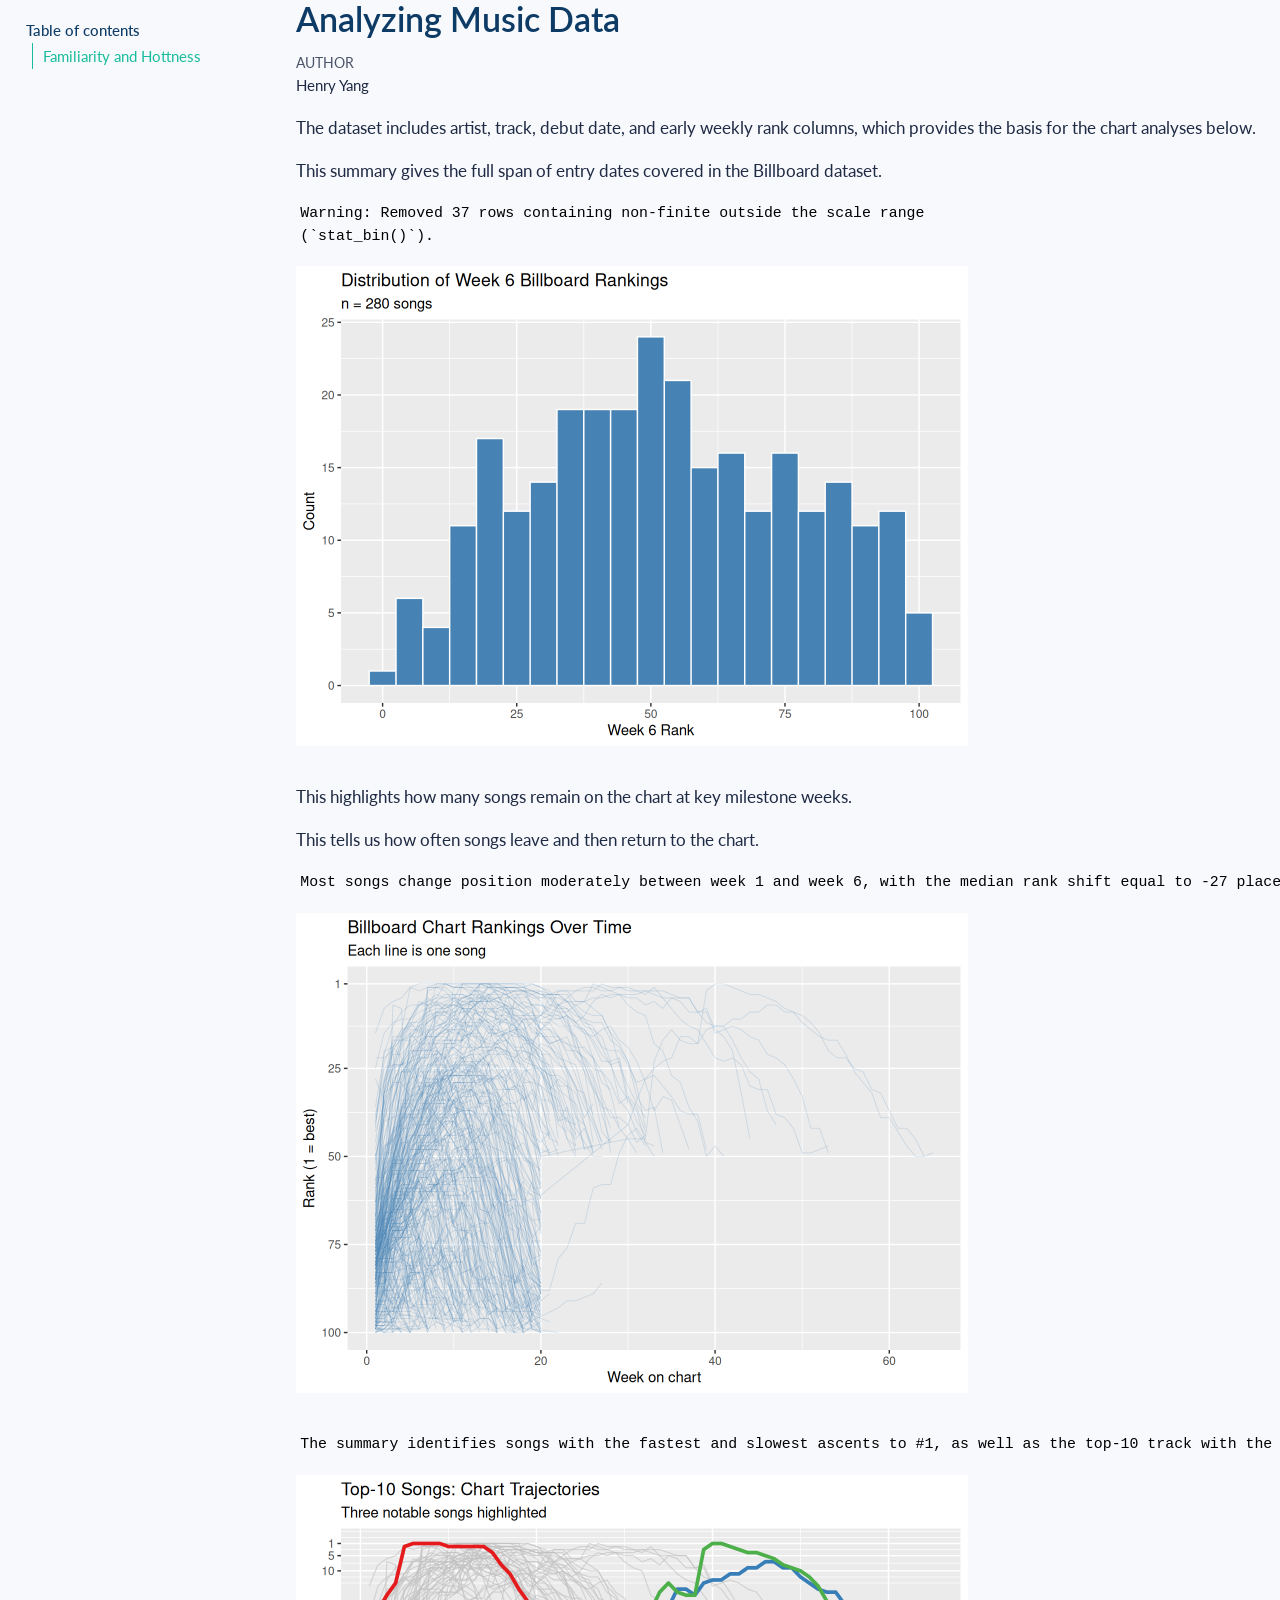
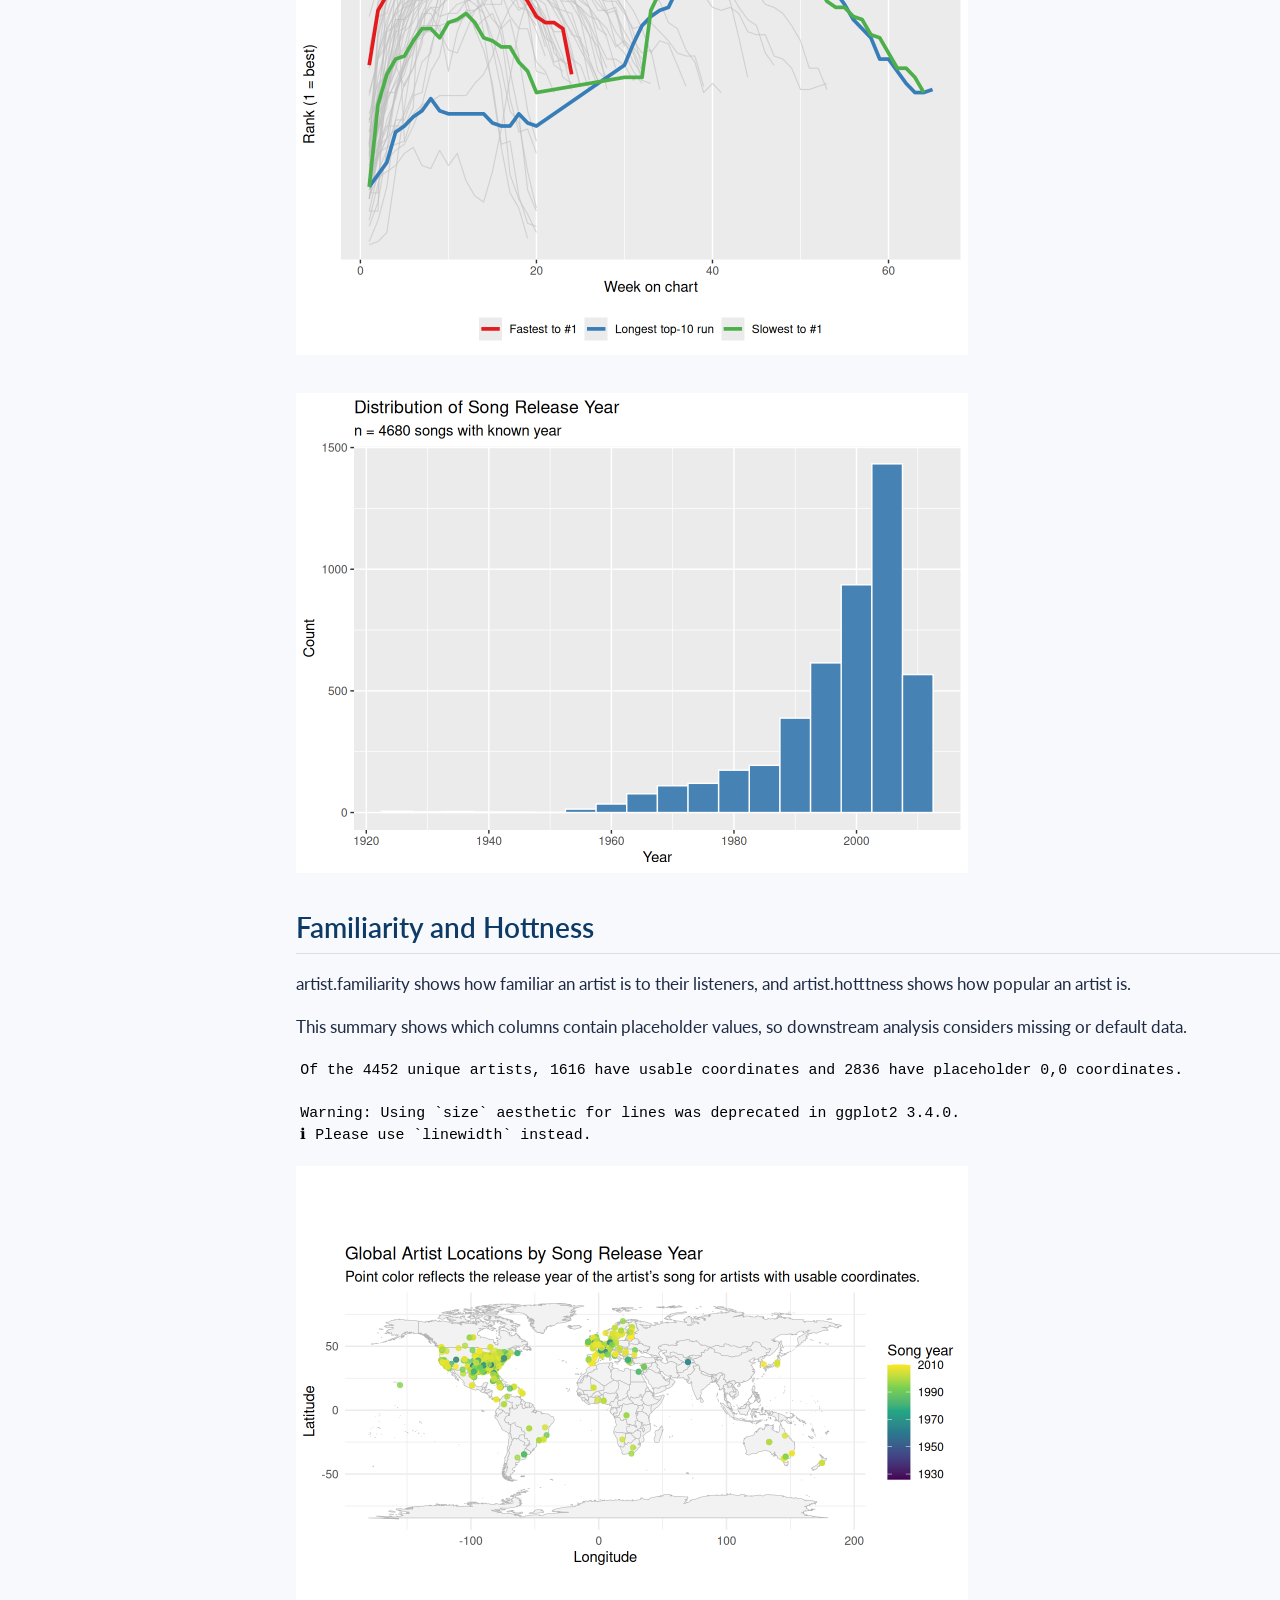
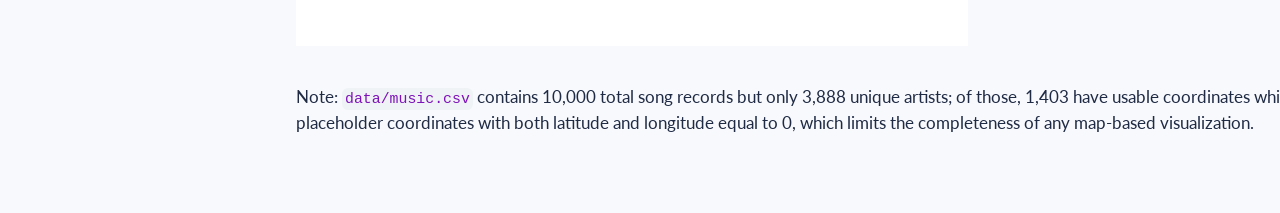
<file: index.html>
<!DOCTYPE html>
<html xmlns="http://www.w3.org/1999/xhtml" lang="en" xml:lang="en"><head>

<meta charset="utf-8">
<meta name="generator" content="quarto-1.9.38">

<meta name="viewport" content="width=device-width, initial-scale=1.0, user-scalable=yes">

<meta name="author" content="Henry Yang">

<title>Analyzing Music Data</title>
<style>
/* Default styles provided by pandoc.
** See https://pandoc.org/MANUAL.html#variables-for-html for config info.
*/
code{white-space: pre-wrap;}
span.smallcaps{font-variant: small-caps;}
div.columns{display: flex; gap: min(4vw, 1.5em);}
div.column{flex: auto; overflow-x: auto;}
div.hanging-indent{margin-left: 1.5em; text-indent: -1.5em;}
ul.task-list{list-style: none;}
ul.task-list li input[type="checkbox"] {
  width: 0.8em;
  margin: 0 0.8em 0.2em -1em; /* quarto-specific, see https://github.com/quarto-dev/quarto-cli/issues/4556 */ 
  vertical-align: middle;
}
</style>


<script src="analysis_files/libs/clipboard/clipboard.min.js"></script>
<script src="analysis_files/libs/quarto-html/quarto.js" type="module"></script>
<script src="analysis_files/libs/quarto-html/tabsets/tabsets.js" type="module"></script>
<script src="analysis_files/libs/quarto-html/popper.min.js"></script>
<script src="analysis_files/libs/quarto-html/tippy.umd.min.js"></script>
<script src="analysis_files/libs/quarto-html/anchor.min.js"></script>
<link href="analysis_files/libs/quarto-html/tippy.css" rel="stylesheet">
<link href="analysis_files/libs/quarto-html/quarto-syntax-highlighting-15634bcf2e68342d4ad2dfa704d543f6.css" rel="stylesheet" id="quarto-text-highlighting-styles">
<script src="analysis_files/libs/bootstrap/bootstrap.min.js"></script>
<link href="analysis_files/libs/bootstrap/bootstrap-icons.css" rel="stylesheet">
<link href="analysis_files/libs/bootstrap/bootstrap-9c3e45145c45a6fae6bdb3b4b76da85f.min.css" rel="stylesheet" append-hash="true" id="quarto-bootstrap" data-mode="light">


<link rel="stylesheet" href="styles.css">
</head>

<body class="quarto-light">

<div id="quarto-content" class="page-columns page-rows-contents page-layout-full toc-left">
<div id="quarto-sidebar-toc-left" class="sidebar toc-left">
  <nav id="TOC" role="doc-toc" class="toc-active">
    <h2 id="toc-title">Table of contents</h2>
   
  <ul class="collapse">
  <li><a href="#familiarity-and-hottness" id="toc-familiarity-and-hottness" class="nav-link active" data-scroll-target="#familiarity-and-hottness">Familiarity and Hottness</a></li>
  </ul>
</nav>
</div>
<div id="quarto-margin-sidebar" class="sidebar margin-sidebar zindex-bottom">
</div>
<main class="content column-page-right" id="quarto-document-content">

<header id="title-block-header" class="quarto-title-block default">
<div class="quarto-title">
<h1 class="title">Analyzing Music Data</h1>
</div>



<div class="quarto-title-meta column-page-right">

    <div>
    <div class="quarto-title-meta-heading">Author</div>
    <div class="quarto-title-meta-contents">
             <p>Henry Yang </p>
          </div>
  </div>
    
  
    
  </div>
  


</header>


<p>The dataset includes artist, track, debut date, and early weekly rank columns, which provides the basis for the chart analyses below.</p>
<p>This summary gives the full span of entry dates covered in the Billboard dataset.</p>
<div class="cell">
<div class="cell-output cell-output-stderr">
<pre><code>Warning: Removed 37 rows containing non-finite outside the scale range
(`stat_bin()`).</code></pre>
</div>
<div class="cell-output-display">
<div>
<figure class="figure">
<p><img src="analysis_files/figure-html/unnamed-chunk-4-1.png" class="img-fluid figure-img" width="672"></p>
</figure>
</div>
</div>
</div>
<p>This highlights how many songs remain on the chart at key milestone weeks.</p>
<p>This tells us how often songs leave and then return to the chart.</p>
<div class="cell">
<div class="cell-output cell-output-stdout">
<pre><code>Most songs change position moderately between week 1 and week 6, with the median rank shift equal to -27 places.</code></pre>
</div>
</div>
<div class="cell">
<div class="cell-output-display">
<div>
<figure class="figure">
<p><img src="analysis_files/figure-html/unnamed-chunk-8-1.png" class="img-fluid figure-img" width="672"></p>
</figure>
</div>
</div>
</div>
<div class="cell">
<div class="cell-output cell-output-stdout">
<pre><code>The summary identifies songs with the fastest and slowest ascents to #1, as well as the top-10 track with the longest chart run.</code></pre>
</div>
</div>
<div class="cell">
<div class="cell-output-display">
<div>
<figure class="figure">
<p><img src="analysis_files/figure-html/unnamed-chunk-10-1.png" class="img-fluid figure-img" width="672"></p>
</figure>
</div>
</div>
</div>
<div class="cell">
<div class="cell-output-display">
<div>
<figure class="figure">
<p><img src="analysis_files/figure-html/unnamed-chunk-11-1.png" class="img-fluid figure-img" width="672"></p>
</figure>
</div>
</div>
</div>
<section id="familiarity-and-hottness" class="level2">
<h2 class="anchored" data-anchor-id="familiarity-and-hottness">Familiarity and Hottness</h2>
<p>artist.familiarity shows how familiar an artist is to their listeners, and artist.hotttness shows how popular an artist is.</p>
<p>This summary shows which columns contain placeholder values, so downstream analysis considers missing or default data.</p>
<div class="cell">
<div class="cell-output cell-output-stdout">
<pre><code>Of the 4452 unique artists, 1616 have usable coordinates and 2836 have placeholder 0,0 coordinates.</code></pre>
</div>
</div>
<div class="cell">
<div class="cell-output cell-output-stderr">
<pre><code>Warning: Using `size` aesthetic for lines was deprecated in ggplot2 3.4.0.
ℹ Please use `linewidth` instead.</code></pre>
</div>
<div class="cell-output-display">
<div>
<figure class="figure">
<p><img src="analysis_files/figure-html/unnamed-chunk-14-1.png" class="img-fluid figure-img" width="672"></p>
</figure>
</div>
</div>
</div>
<p>Note: <code>data/music.csv</code> contains 10,000 total song records but only 3,888 unique artists; of those, 1,403 have usable coordinates while 2,485 have placeholder coordinates with both latitude and longitude equal to 0, which limits the completeness of any map-based visualization.</p>
</section>

</main>
<!-- /main column -->
<script id="quarto-html-after-body" type="application/javascript">
  window.document.addEventListener("DOMContentLoaded", function (event) {
    const icon = "";
    const anchorJS = new window.AnchorJS();
    anchorJS.options = {
      placement: 'right',
      icon: icon
    };
    anchorJS.add('.anchored');
    const isCodeAnnotation = (el) => {
      for (const clz of el.classList) {
        if (clz.startsWith('code-annotation-')) {                     
          return true;
        }
      }
      return false;
    }
    const onCopySuccess = function(e) {
      // button target
      const button = e.trigger;
      // don't keep focus
      button.blur();
      // flash "checked"
      button.classList.add('code-copy-button-checked');
      var currentTitle = button.getAttribute("title");
      button.setAttribute("title", "Copied!");
      let tooltip;
      if (window.bootstrap) {
        button.setAttribute("data-bs-toggle", "tooltip");
        button.setAttribute("data-bs-placement", "left");
        button.setAttribute("data-bs-title", "Copied!");
        tooltip = new bootstrap.Tooltip(button, 
          { trigger: "manual", 
            customClass: "code-copy-button-tooltip",
            offset: [0, -8]});
        tooltip.show();    
      }
      setTimeout(function() {
        if (tooltip) {
          tooltip.hide();
          button.removeAttribute("data-bs-title");
          button.removeAttribute("data-bs-toggle");
          button.removeAttribute("data-bs-placement");
        }
        button.setAttribute("title", currentTitle);
        button.classList.remove('code-copy-button-checked');
      }, 1000);
      // clear code selection
      e.clearSelection();
    }
    const getTextToCopy = function(trigger) {
      const outerScaffold = trigger.parentElement.cloneNode(true);
      const codeEl = outerScaffold.querySelector('code');
      for (const childEl of codeEl.children) {
        if (isCodeAnnotation(childEl)) {
          childEl.remove();
        }
      }
      return codeEl.innerText;
    }
    const clipboard = new window.ClipboardJS('.code-copy-button:not([data-in-quarto-modal])', {
      text: getTextToCopy
    });
    clipboard.on('success', onCopySuccess);
    if (window.document.getElementById('quarto-embedded-source-code-modal')) {
      const clipboardModal = new window.ClipboardJS('.code-copy-button[data-in-quarto-modal]', {
        text: getTextToCopy,
        container: window.document.getElementById('quarto-embedded-source-code-modal')
      });
      clipboardModal.on('success', onCopySuccess);
    }
      var localhostRegex = new RegExp(/^(?:http|https):\/\/localhost\:?[0-9]*\//);
      var mailtoRegex = new RegExp(/^mailto:/);
        var filterRegex = new RegExp('/' + window.location.host + '/');
      var isInternal = (href) => {
          return filterRegex.test(href) || localhostRegex.test(href) || mailtoRegex.test(href);
      }
      // Inspect non-navigation links and adorn them if external
     var links = window.document.querySelectorAll('a[href]:not(.nav-link):not(.navbar-brand):not(.toc-action):not(.sidebar-link):not(.sidebar-item-toggle):not(.pagination-link):not(.no-external):not([aria-hidden]):not(.dropdown-item):not(.quarto-navigation-tool):not(.about-link)');
      for (var i=0; i<links.length; i++) {
        const link = links[i];
        if (!isInternal(link.href)) {
          // undo the damage that might have been done by quarto-nav.js in the case of
          // links that we want to consider external
          if (link.dataset.originalHref !== undefined) {
            link.href = link.dataset.originalHref;
          }
        }
      }
    function tippyHover(el, contentFn, onTriggerFn, onUntriggerFn) {
      const config = {
        allowHTML: true,
        maxWidth: 500,
        delay: 100,
        arrow: false,
        appendTo: function(el) {
            return el.parentElement;
        },
        interactive: true,
        interactiveBorder: 10,
        theme: 'quarto',
        placement: 'bottom-start',
      };
      if (contentFn) {
        config.content = contentFn;
      }
      if (onTriggerFn) {
        config.onTrigger = onTriggerFn;
      }
      if (onUntriggerFn) {
        config.onUntrigger = onUntriggerFn;
      }
      window.tippy(el, config); 
    }
    const noterefs = window.document.querySelectorAll('a[role="doc-noteref"]');
    for (var i=0; i<noterefs.length; i++) {
      const ref = noterefs[i];
      tippyHover(ref, function() {
        // use id or data attribute instead here
        let href = ref.getAttribute('data-footnote-href') || ref.getAttribute('href');
        try { href = new URL(href).hash; } catch {}
        const id = href.replace(/^#\/?/, "");
        const note = window.document.getElementById(id);
        if (note) {
          return note.innerHTML;
        } else {
          return "";
        }
      });
    }
    const xrefs = window.document.querySelectorAll('a.quarto-xref');
    const processXRef = (id, note) => {
      // Strip column container classes
      const stripColumnClz = (el) => {
        el.classList.remove("page-full", "page-columns");
        if (el.children) {
          for (const child of el.children) {
            stripColumnClz(child);
          }
        }
      }
      stripColumnClz(note)
      if (id === null || id.startsWith('sec-')) {
        // Special case sections, only their first couple elements
        const container = document.createElement("div");
        if (note.children && note.children.length > 2) {
          container.appendChild(note.children[0].cloneNode(true));
          for (let i = 1; i < note.children.length; i++) {
            const child = note.children[i];
            if (child.tagName === "P" && child.innerText === "") {
              continue;
            } else {
              container.appendChild(child.cloneNode(true));
              break;
            }
          }
          if (window.Quarto?.typesetMath) {
            window.Quarto.typesetMath(container);
          }
          return container.innerHTML
        } else {
          if (window.Quarto?.typesetMath) {
            window.Quarto.typesetMath(note);
          }
          return note.innerHTML;
        }
      } else {
        // Remove any anchor links if they are present
        const anchorLink = note.querySelector('a.anchorjs-link');
        if (anchorLink) {
          anchorLink.remove();
        }
        if (window.Quarto?.typesetMath) {
          window.Quarto.typesetMath(note);
        }
        if (note.classList.contains("callout")) {
          return note.outerHTML;
        } else {
          return note.innerHTML;
        }
      }
    }
    for (var i=0; i<xrefs.length; i++) {
      const xref = xrefs[i];
      tippyHover(xref, undefined, function(instance) {
        instance.disable();
        let url = xref.getAttribute('href');
        let hash = undefined; 
        if (url.startsWith('#')) {
          hash = url;
        } else {
          try { hash = new URL(url).hash; } catch {}
        }
        if (hash) {
          const id = hash.replace(/^#\/?/, "");
          const note = window.document.getElementById(id);
          if (note !== null) {
            try {
              const html = processXRef(id, note.cloneNode(true));
              instance.setContent(html);
            } finally {
              instance.enable();
              instance.show();
            }
          } else {
            // See if we can fetch this
            fetch(url.split('#')[0])
            .then(res => res.text())
            .then(html => {
              const parser = new DOMParser();
              const htmlDoc = parser.parseFromString(html, "text/html");
              const note = htmlDoc.getElementById(id);
              if (note !== null) {
                const html = processXRef(id, note);
                instance.setContent(html);
              } 
            }).finally(() => {
              instance.enable();
              instance.show();
            });
          }
        } else {
          // See if we can fetch a full url (with no hash to target)
          // This is a special case and we should probably do some content thinning / targeting
          fetch(url)
          .then(res => res.text())
          .then(html => {
            const parser = new DOMParser();
            const htmlDoc = parser.parseFromString(html, "text/html");
            const note = htmlDoc.querySelector('main.content');
            if (note !== null) {
              // This should only happen for chapter cross references
              // (since there is no id in the URL)
              // remove the first header
              if (note.children.length > 0 && note.children[0].tagName === "HEADER") {
                note.children[0].remove();
              }
              const html = processXRef(null, note);
              instance.setContent(html);
            } 
          }).finally(() => {
            instance.enable();
            instance.show();
          });
        }
      }, function(instance) {
      });
    }
        let selectedAnnoteEl;
        const selectorForAnnotation = ( cell, annotation) => {
          let cellAttr = 'data-code-cell="' + cell + '"';
          let lineAttr = 'data-code-annotation="' +  annotation + '"';
          const selector = 'span[' + cellAttr + '][' + lineAttr + ']';
          return selector;
        }
        const selectCodeLines = (annoteEl) => {
          const doc = window.document;
          const targetCell = annoteEl.getAttribute("data-target-cell");
          const targetAnnotation = annoteEl.getAttribute("data-target-annotation");
          const annoteSpan = window.document.querySelector(selectorForAnnotation(targetCell, targetAnnotation));
          const lines = annoteSpan.getAttribute("data-code-lines").split(",");
          const lineIds = lines.map((line) => {
            return targetCell + "-" + line;
          })
          let top = null;
          let height = null;
          let parent = null;
          if (lineIds.length > 0) {
              //compute the position of the single el (top and bottom and make a div)
              const el = window.document.getElementById(lineIds[0]);
              top = el.offsetTop;
              height = el.offsetHeight;
              parent = el.parentElement.parentElement;
            if (lineIds.length > 1) {
              const lastEl = window.document.getElementById(lineIds[lineIds.length - 1]);
              const bottom = lastEl.offsetTop + lastEl.offsetHeight;
              height = bottom - top;
            }
            if (top !== null && height !== null && parent !== null) {
              // cook up a div (if necessary) and position it 
              let div = window.document.getElementById("code-annotation-line-highlight");
              if (div === null) {
                div = window.document.createElement("div");
                div.setAttribute("id", "code-annotation-line-highlight");
                div.style.position = 'absolute';
                parent.appendChild(div);
              }
              div.style.top = top - 2 + "px";
              div.style.height = height + 4 + "px";
              div.style.left = 0;
              let gutterDiv = window.document.getElementById("code-annotation-line-highlight-gutter");
              if (gutterDiv === null) {
                gutterDiv = window.document.createElement("div");
                gutterDiv.setAttribute("id", "code-annotation-line-highlight-gutter");
                gutterDiv.style.position = 'absolute';
                const codeCell = window.document.getElementById(targetCell);
                const gutter = codeCell.querySelector('.code-annotation-gutter');
                gutter.appendChild(gutterDiv);
              }
              gutterDiv.style.top = top - 2 + "px";
              gutterDiv.style.height = height + 4 + "px";
            }
            selectedAnnoteEl = annoteEl;
          }
        };
        const unselectCodeLines = () => {
          const elementsIds = ["code-annotation-line-highlight", "code-annotation-line-highlight-gutter"];
          elementsIds.forEach((elId) => {
            const div = window.document.getElementById(elId);
            if (div) {
              div.remove();
            }
          });
          selectedAnnoteEl = undefined;
        };
          // Handle positioning of the toggle
      window.addEventListener(
        "resize",
        throttle(() => {
          elRect = undefined;
          if (selectedAnnoteEl) {
            selectCodeLines(selectedAnnoteEl);
          }
        }, 10)
      );
      function throttle(fn, ms) {
      let throttle = false;
      let timer;
        return (...args) => {
          if(!throttle) { // first call gets through
              fn.apply(this, args);
              throttle = true;
          } else { // all the others get throttled
              if(timer) clearTimeout(timer); // cancel #2
              timer = setTimeout(() => {
                fn.apply(this, args);
                timer = throttle = false;
              }, ms);
          }
        };
      }
        // Attach click handler to the DT
        const annoteDls = window.document.querySelectorAll('dt[data-target-cell]');
        for (const annoteDlNode of annoteDls) {
          annoteDlNode.addEventListener('click', (event) => {
            const clickedEl = event.target;
            if (clickedEl !== selectedAnnoteEl) {
              unselectCodeLines();
              const activeEl = window.document.querySelector('dt[data-target-cell].code-annotation-active');
              if (activeEl) {
                activeEl.classList.remove('code-annotation-active');
              }
              selectCodeLines(clickedEl);
              clickedEl.classList.add('code-annotation-active');
            } else {
              // Unselect the line
              unselectCodeLines();
              clickedEl.classList.remove('code-annotation-active');
            }
          });
        }
    const findCites = (el) => {
      const parentEl = el.parentElement;
      if (parentEl) {
        const cites = parentEl.dataset.cites;
        if (cites) {
          return {
            el,
            cites: cites.split(' ')
          };
        } else {
          return findCites(el.parentElement)
        }
      } else {
        return undefined;
      }
    };
    var bibliorefs = window.document.querySelectorAll('a[role="doc-biblioref"]');
    for (var i=0; i<bibliorefs.length; i++) {
      const ref = bibliorefs[i];
      const citeInfo = findCites(ref);
      if (citeInfo) {
        tippyHover(citeInfo.el, function() {
          var popup = window.document.createElement('div');
          citeInfo.cites.forEach(function(cite) {
            var citeDiv = window.document.createElement('div');
            citeDiv.classList.add('hanging-indent');
            citeDiv.classList.add('csl-entry');
            var biblioDiv = window.document.getElementById('ref-' + cite);
            if (biblioDiv) {
              citeDiv.innerHTML = biblioDiv.innerHTML;
            }
            popup.appendChild(citeDiv);
          });
          return popup.innerHTML;
        });
      }
    }
  });
  </script>
</div> <!-- /content -->




</body></html>
</file>
<file: analysis_files/libs/quarto-html/tippy.css>
.tippy-box[data-animation=fade][data-state=hidden]{opacity:0}[data-tippy-root]{max-width:calc(100vw - 10px)}.tippy-box{position:relative;background-color:#333;color:#fff;border-radius:4px;font-size:14px;line-height:1.4;white-space:normal;outline:0;transition-property:transform,visibility,opacity}.tippy-box[data-placement^=top]>.tippy-arrow{bottom:0}.tippy-box[data-placement^=top]>.tippy-arrow:before{bottom:-7px;left:0;border-width:8px 8px 0;border-top-color:initial;transform-origin:center top}.tippy-box[data-placement^=bottom]>.tippy-arrow{top:0}.tippy-box[data-placement^=bottom]>.tippy-arrow:before{top:-7px;left:0;border-width:0 8px 8px;border-bottom-color:initial;transform-origin:center bottom}.tippy-box[data-placement^=left]>.tippy-arrow{right:0}.tippy-box[data-placement^=left]>.tippy-arrow:before{border-width:8px 0 8px 8px;border-left-color:initial;right:-7px;transform-origin:center left}.tippy-box[data-placement^=right]>.tippy-arrow{left:0}.tippy-box[data-placement^=right]>.tippy-arrow:before{left:-7px;border-width:8px 8px 8px 0;border-right-color:initial;transform-origin:center right}.tippy-box[data-inertia][data-state=visible]{transition-timing-function:cubic-bezier(.54,1.5,.38,1.11)}.tippy-arrow{width:16px;height:16px;color:#333}.tippy-arrow:before{content:"";position:absolute;border-color:transparent;border-style:solid}.tippy-content{position:relative;padding:5px 9px;z-index:1}
</file>
<file: analysis_files/libs/quarto-html/quarto-syntax-highlighting-15634bcf2e68342d4ad2dfa704d543f6.css>
/* quarto syntax highlight colors */
:root {
  --quarto-hl-ot-color: #003B4F;
  --quarto-hl-at-color: #657422;
  --quarto-hl-ss-color: #20794D;
  --quarto-hl-an-color: #5E5E5E;
  --quarto-hl-fu-color: #4758AB;
  --quarto-hl-st-color: #20794D;
  --quarto-hl-cf-color: #003B4F;
  --quarto-hl-op-color: #5E5E5E;
  --quarto-hl-er-color: #AD0000;
  --quarto-hl-bn-color: #AD0000;
  --quarto-hl-al-color: #AD0000;
  --quarto-hl-va-color: #111111;
  --quarto-hl-bu-color: inherit;
  --quarto-hl-ex-color: inherit;
  --quarto-hl-pp-color: #AD0000;
  --quarto-hl-in-color: #5E5E5E;
  --quarto-hl-vs-color: #20794D;
  --quarto-hl-wa-color: #5E5E5E;
  --quarto-hl-do-color: #5E5E5E;
  --quarto-hl-im-color: #00769E;
  --quarto-hl-ch-color: #20794D;
  --quarto-hl-dt-color: #AD0000;
  --quarto-hl-fl-color: #AD0000;
  --quarto-hl-co-color: #5E5E5E;
  --quarto-hl-cv-color: #5E5E5E;
  --quarto-hl-cn-color: #8f5902;
  --quarto-hl-sc-color: #5E5E5E;
  --quarto-hl-dv-color: #AD0000;
  --quarto-hl-kw-color: #003B4F;
}

/* other quarto variables */
:root {
  --quarto-font-monospace: SFMono-Regular, Menlo, Monaco, Consolas, "Liberation Mono", "Courier New", monospace;
}

/* syntax highlight based on Pandoc's rules */
pre > code.sourceCode > span {
  color: #003B4F;
}

code.sourceCode > span {
  color: #003B4F;
}

div.sourceCode,
div.sourceCode pre.sourceCode {
  color: #003B4F;
}

/* Normal */
code span {
  color: #003B4F;
}

/* Alert */
code span.al {
  color: #AD0000;
  font-style: inherit;
}

/* Annotation */
code span.an {
  color: #5E5E5E;
  font-style: inherit;
}

/* Attribute */
code span.at {
  color: #657422;
  font-style: inherit;
}

/* BaseN */
code span.bn {
  color: #AD0000;
  font-style: inherit;
}

/* BuiltIn */
code span.bu {
  font-style: inherit;
}

/* ControlFlow */
code span.cf {
  color: #003B4F;
  font-weight: bold;
  font-style: inherit;
}

/* Char */
code span.ch {
  color: #20794D;
  font-style: inherit;
}

/* Constant */
code span.cn {
  color: #8f5902;
  font-style: inherit;
}

/* Comment */
code span.co {
  color: #5E5E5E;
  font-style: inherit;
}

/* CommentVar */
code span.cv {
  color: #5E5E5E;
  font-style: italic;
}

/* Documentation */
code span.do {
  color: #5E5E5E;
  font-style: italic;
}

/* DataType */
code span.dt {
  color: #AD0000;
  font-style: inherit;
}

/* DecVal */
code span.dv {
  color: #AD0000;
  font-style: inherit;
}

/* Error */
code span.er {
  color: #AD0000;
  font-style: inherit;
}

/* Extension */
code span.ex {
  font-style: inherit;
}

/* Float */
code span.fl {
  color: #AD0000;
  font-style: inherit;
}

/* Function */
code span.fu {
  color: #4758AB;
  font-style: inherit;
}

/* Import */
code span.im {
  color: #00769E;
  font-style: inherit;
}

/* Information */
code span.in {
  color: #5E5E5E;
  font-style: inherit;
}

/* Keyword */
code span.kw {
  color: #003B4F;
  font-weight: bold;
  font-style: inherit;
}

/* Operator */
code span.op {
  color: #5E5E5E;
  font-style: inherit;
}

/* Other */
code span.ot {
  color: #003B4F;
  font-style: inherit;
}

/* Preprocessor */
code span.pp {
  color: #AD0000;
  font-style: inherit;
}

/* SpecialChar */
code span.sc {
  color: #5E5E5E;
  font-style: inherit;
}

/* SpecialString */
code span.ss {
  color: #20794D;
  font-style: inherit;
}

/* String */
code span.st {
  color: #20794D;
  font-style: inherit;
}

/* Variable */
code span.va {
  color: #111111;
  font-style: inherit;
}

/* VerbatimString */
code span.vs {
  color: #20794D;
  font-style: inherit;
}

/* Warning */
code span.wa {
  color: #5E5E5E;
  font-style: italic;
}

.prevent-inlining {
  content: "</";
}

/*# sourceMappingURL=f23921c56f73e400b49028c9186a1aa0.css.map */
</file>
<file: styles.css>
body {
  background-color: #f7f9fc;
  color: #1f2a44;
}

main {
  max-width: 1100px;
  margin: 0 auto;
}

h1, h2, h3, h4 {
  color: #0d3b66;
}

blockquote {
  border-left: 4px solid #0d3b66;
  background: #e9f1fb;
  padding: 1rem 1.25rem;
  color: #1f2a44;
}

pre, code, tt {
  font-family: SFMono-Regular, Menlo, Monaco, Consolas, "Liberation Mono", "Courier New", monospace;
}

figure {
  margin-bottom: 1.75rem;
}

figure .caption {
  font-size: 0.95rem;
  color: #4f5d73;
}

table th {
  background: #0d3b66;
  color: #fff;
}

table td, table th {
  border: 1px solid #d9dfe9;
  padding: 0.65rem;
}

@media (max-width: 900px) {
  main {
    padding: 0 1rem;
  }
}
</file>
